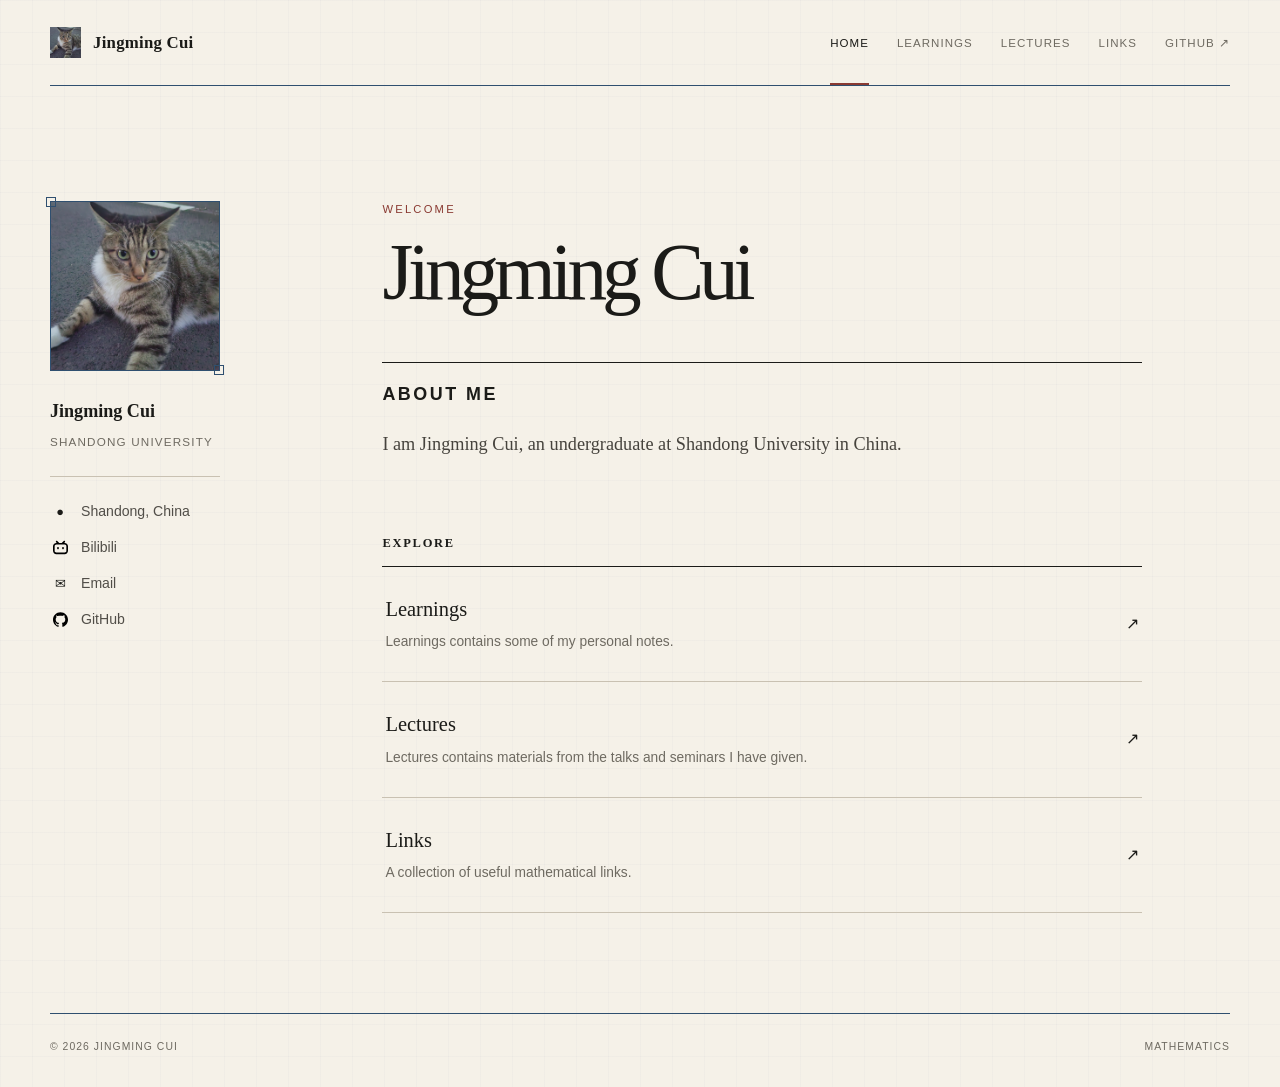
<file: index.html>
<!DOCTYPE html><html lang="en"><head><meta charSet="utf-8"/><meta name="viewport" content="width=device-width, initial-scale=1"/><link rel="preload" href="/profile-cat.jpg" as="image"/><link rel="preload" href="/bilibili.svg" as="image"/><link rel="preload" href="/github.svg" as="image"/><link rel="stylesheet" href="/assets/site.css" data-rsc-css-href="/assets/site.css" data-precedence="vite-rsc/importer-resources"/><title>Jingming Cui</title><meta name="description" content="The personal mathematics homepage of Jingming Cui."/><meta property="og:title" content="Jingming Cui"/><meta property="og:description" content="Mathematics · Notes · Lectures"/><meta property="og:url" content="https://mercuria-06.github.io"/><meta property="og:site_name" content="Jingming Cui"/><meta property="og:type" content="website"/><meta property="og:image" content="https://mercuria-06.github.io/og.png"/><meta property="og:image:width" content="1792"/><meta property="og:image:height" content="936"/><meta property="og:image:alt" content="Jingming Cui — Mathematics"/><meta name="twitter:card" content="summary_large_image"/><meta name="twitter:title" content="Jingming Cui"/><meta name="twitter:description" content="Mathematics · Notes · Lectures"/><meta name="twitter:image" content="https://mercuria-06.github.io/og.png"/>
<meta name="generator" content="Jingming Cui static site"></head><body><div class="site-frame"><header class="topbar"><a class="wordmark" href="/" aria-label="Jingming Cui, home"><span class="wordmark-mark" aria-hidden="true"><img src="/profile-cat.jpg" alt=""/></span><span>Jingming Cui</span></a><nav aria-label="Primary navigation"><a href="/" aria-current="page">Home</a><a href="/learnings/">Learnings</a><a href="/lectures/">Lectures</a><a href="/links/">Links</a><a href="https://github.com/Mercuria-06" target="_blank" rel="noreferrer">GitHub <span aria-hidden="true">↗</span></a></nav></header><div class="page-grid"><aside class="profile-panel" aria-label="Profile summary"><div class="profile-photo"><img src="/profile-cat.jpg" alt="A tabby cat resting on a blanket"/></div><div class="profile-copy"><p class="profile-name">Jingming Cui</p><p class="profile-field">Shandong University</p></div><div class="profile-rule"></div><div class="profile-details"><p class="profile-detail"><span class="profile-icon" aria-hidden="true">●</span><span>Shandong, China</span></p><a class="profile-detail" href="https://space.bilibili.com/3493278221601195?spm_id_from=333.1007.0.0" target="_blank" rel="noreferrer"><span class="profile-icon" aria-hidden="true"><img class="profile-brand-icon" src="/bilibili.svg" alt=""/></span><span>Bilibili</span></a><a class="profile-detail" href="mailto:jingmingcui@mail.sdu.edu.cn"><span class="profile-icon" aria-hidden="true">✉</span><span>Email</span></a><a class="profile-detail" href="https://github.com/Mercuria-06" target="_blank" rel="noreferrer"><span class="profile-icon" aria-hidden="true"><img class="profile-brand-icon" src="/github.svg" alt=""/></span><span>GitHub</span></a></div></aside><main><div class="page-kicker">Welcome</div><h1>Jingming Cui</h1><section class="about-intro" aria-labelledby="about-me-heading"><h2 id="about-me-heading">About Me</h2><p>I am Jingming Cui, an undergraduate at Shandong University in China.</p></section><section class="section-block" aria-labelledby="explore-heading"><div class="section-heading-row"><h2 id="explore-heading">Explore</h2></div><div class="index-list"><a class="index-item" href="/learnings/"><div><h3>Learnings</h3><p>Learnings contains some of my personal notes.</p></div><span aria-hidden="true">↗</span></a><a class="index-item" href="/lectures/"><div><h3>Lectures</h3><p>Lectures contains materials from the talks and seminars I have given.</p></div><span aria-hidden="true">↗</span></a><a class="index-item" href="/links/"><div><h3>Links</h3><p>A collection of useful mathematical links.</p></div><span aria-hidden="true">↗</span></a></div></section></main></div><footer><span>© 2026 Jingming Cui</span><span>Mathematics</span></footer></div></body></html>
</file>
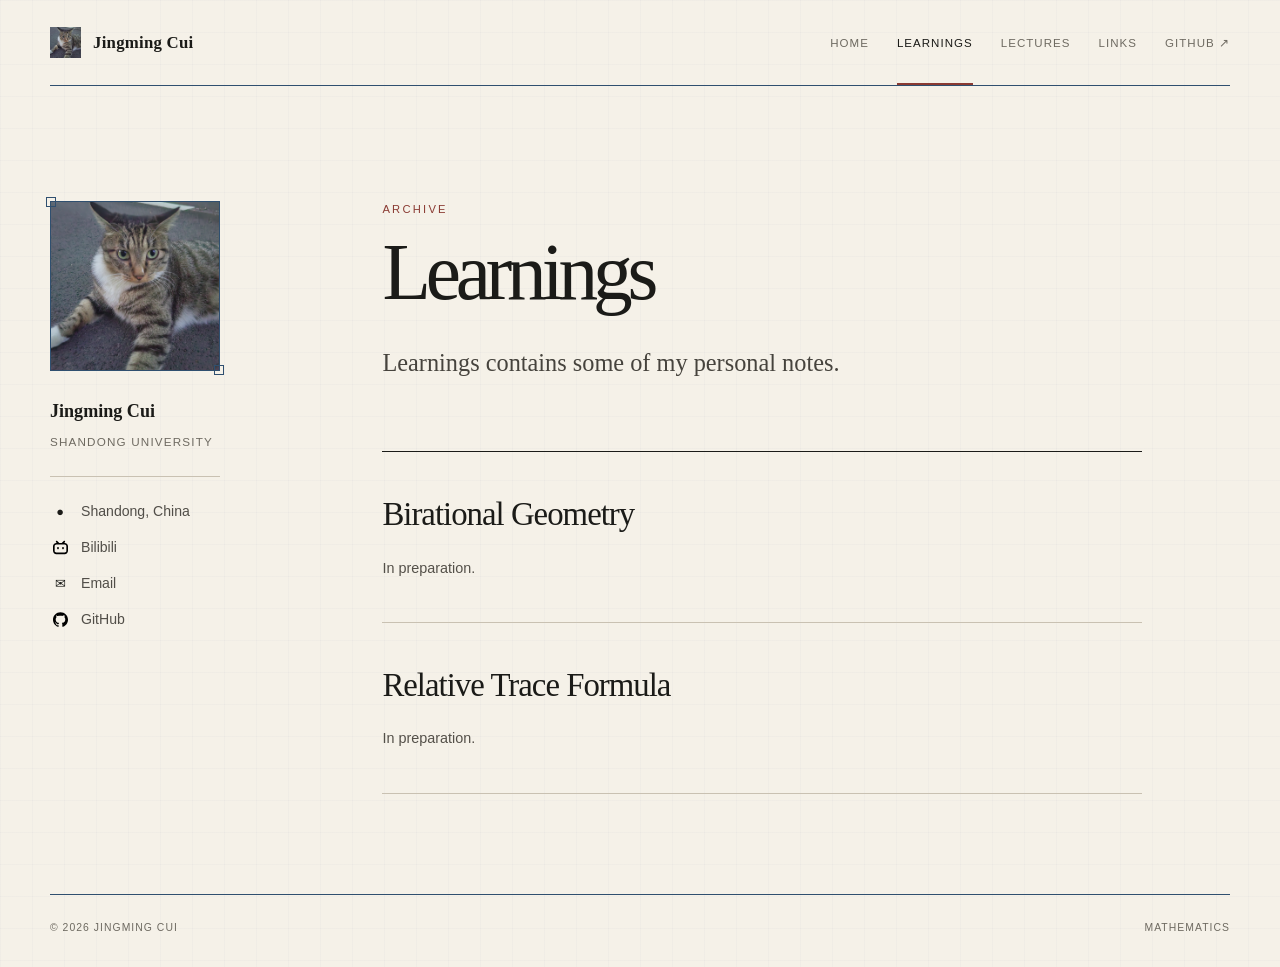
<file: learnings/index.html>
<!DOCTYPE html><html lang="en"><head><meta charSet="utf-8"/><meta name="viewport" content="width=device-width, initial-scale=1"/><link rel="preload" href="/profile-cat.jpg" as="image"/><link rel="preload" href="/bilibili.svg" as="image"/><link rel="preload" href="/github.svg" as="image"/><link rel="stylesheet" href="/assets/site.css" data-rsc-css-href="/assets/site.css" data-precedence="vite-rsc/importer-resources"/><title>Learnings · Jingming Cui</title><meta name="description" content="Mathematical notes and working manuscripts by Jingming Cui."/><meta property="og:title" content="Jingming Cui"/><meta property="og:description" content="Mathematics · Notes · Lectures"/><meta property="og:url" content="https://mercuria-06.github.io"/><meta property="og:site_name" content="Jingming Cui"/><meta property="og:type" content="website"/><meta property="og:image" content="https://mercuria-06.github.io/og.png"/><meta property="og:image:width" content="1792"/><meta property="og:image:height" content="936"/><meta property="og:image:alt" content="Jingming Cui — Mathematics"/><meta name="twitter:card" content="summary_large_image"/><meta name="twitter:title" content="Jingming Cui"/><meta name="twitter:description" content="Mathematics · Notes · Lectures"/><meta name="twitter:image" content="https://mercuria-06.github.io/og.png"/>
<meta name="generator" content="Jingming Cui static site"></head><body><div class="site-frame"><header class="topbar"><a class="wordmark" href="/" aria-label="Jingming Cui, home"><span class="wordmark-mark" aria-hidden="true"><img src="/profile-cat.jpg" alt=""/></span><span>Jingming Cui</span></a><nav aria-label="Primary navigation"><a href="/">Home</a><a href="/learnings/" aria-current="page">Learnings</a><a href="/lectures/">Lectures</a><a href="/links/">Links</a><a href="https://github.com/Mercuria-06" target="_blank" rel="noreferrer">GitHub <span aria-hidden="true">↗</span></a></nav></header><div class="page-grid"><aside class="profile-panel" aria-label="Profile summary"><div class="profile-photo"><img src="/profile-cat.jpg" alt="A tabby cat resting on a blanket"/></div><div class="profile-copy"><p class="profile-name">Jingming Cui</p><p class="profile-field">Shandong University</p></div><div class="profile-rule"></div><div class="profile-details"><p class="profile-detail"><span class="profile-icon" aria-hidden="true">●</span><span>Shandong, China</span></p><a class="profile-detail" href="https://space.bilibili.com/3493278221601195?spm_id_from=333.1007.0.0" target="_blank" rel="noreferrer"><span class="profile-icon" aria-hidden="true"><img class="profile-brand-icon" src="/bilibili.svg" alt=""/></span><span>Bilibili</span></a><a class="profile-detail" href="mailto:jingmingcui@mail.sdu.edu.cn"><span class="profile-icon" aria-hidden="true">✉</span><span>Email</span></a><a class="profile-detail" href="https://github.com/Mercuria-06" target="_blank" rel="noreferrer"><span class="profile-icon" aria-hidden="true"><img class="profile-brand-icon" src="/github.svg" alt=""/></span><span>GitHub</span></a></div></aside><main><div class="page-kicker">Archive</div><h1>Learnings</h1><p class="lede">Learnings contains some of my personal notes.</p><section class="notes-list" aria-label="Mathematics notes"><article class="note-entry"><div class="note-content"><h2>Birational Geometry</h2><p>In preparation.</p></div></article><article class="note-entry"><div class="note-content"><h2>Relative Trace Formula</h2><p>In preparation.</p></div></article></section></main></div><footer><span>© 2026 Jingming Cui</span><span>Mathematics</span></footer></div></body></html>
</file>
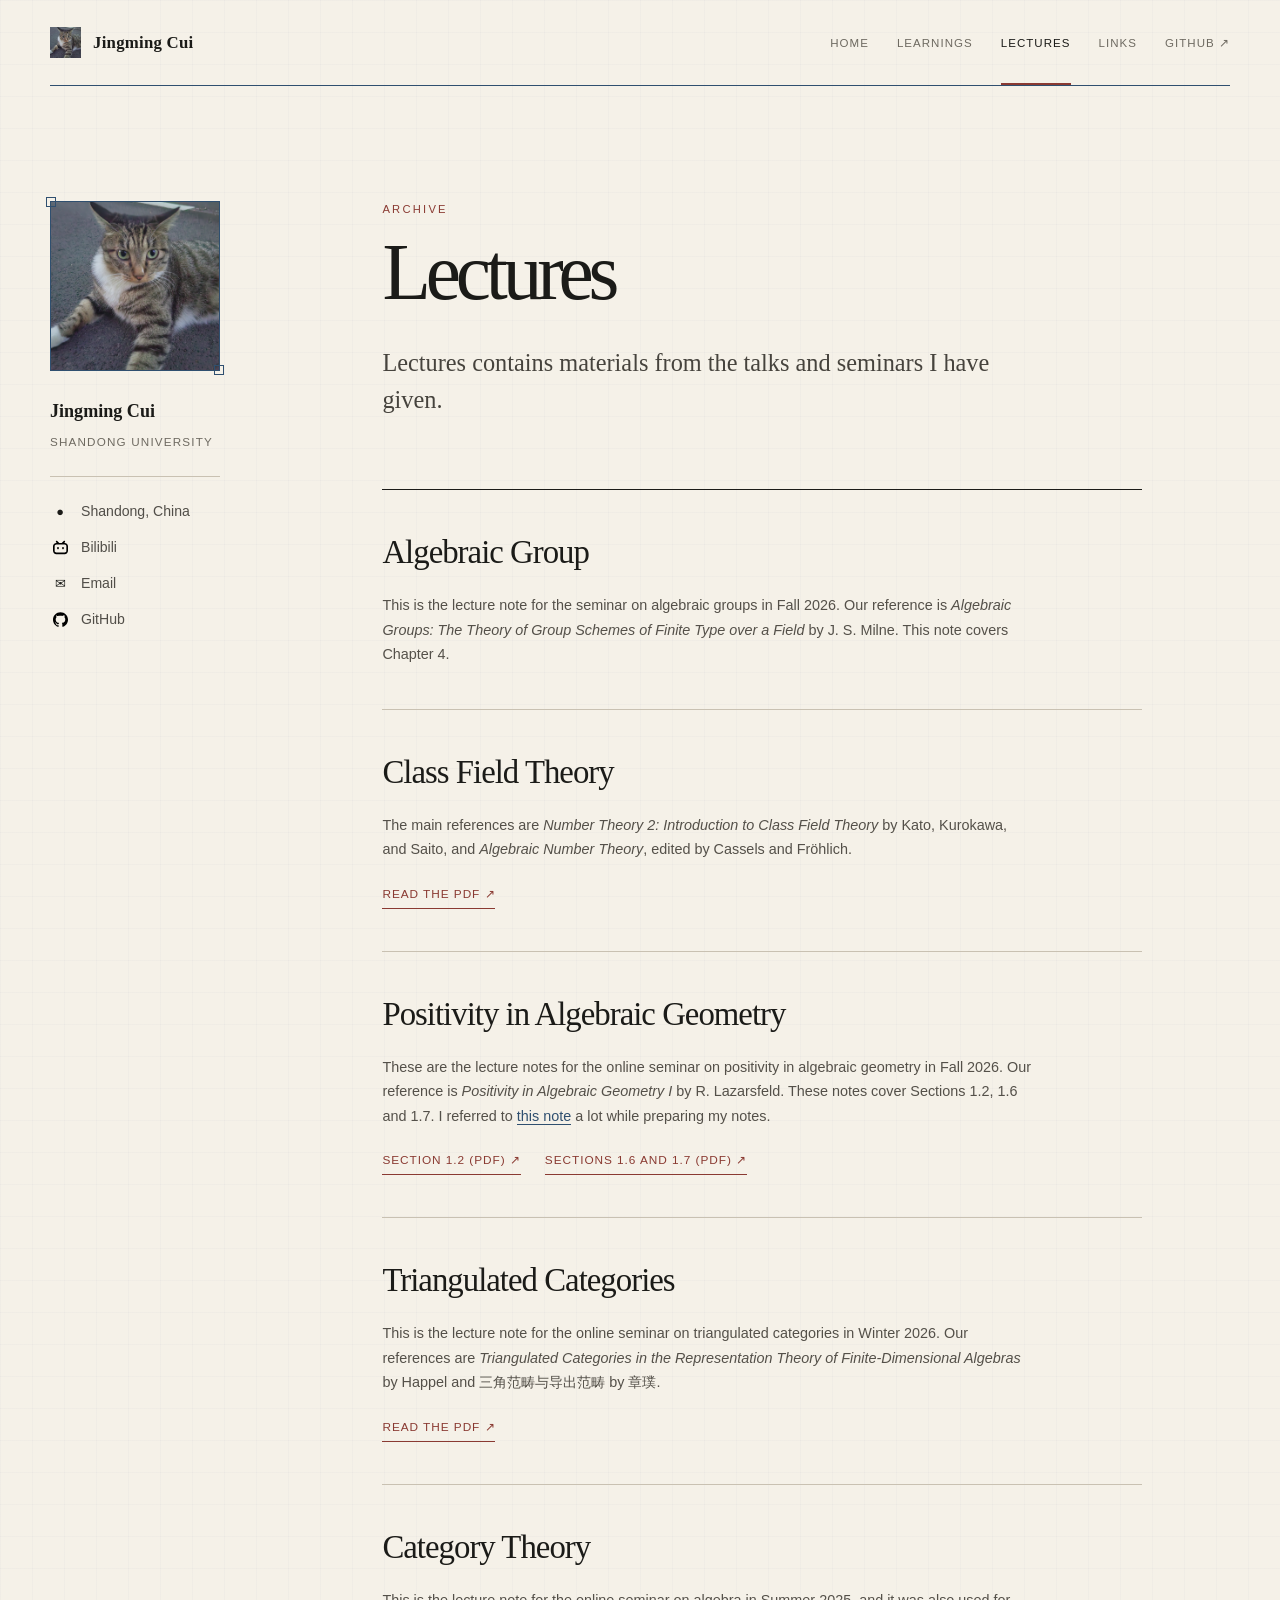
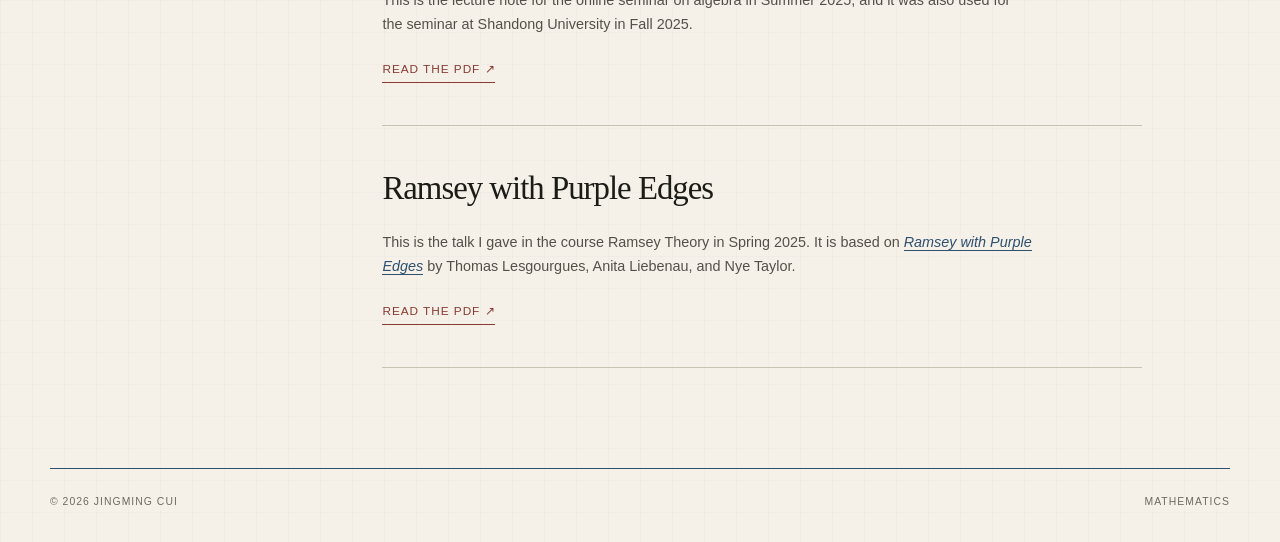
<file: lectures/index.html>
<!DOCTYPE html><html lang="en"><head><meta charSet="utf-8"/><meta name="viewport" content="width=device-width, initial-scale=1"/><link rel="preload" href="/profile-cat.jpg" as="image"/><link rel="preload" href="/bilibili.svg" as="image"/><link rel="preload" href="/github.svg" as="image"/><link rel="stylesheet" href="/assets/site.css" data-rsc-css-href="/assets/site.css" data-precedence="vite-rsc/importer-resources"/><title>Lectures · Jingming Cui</title><meta name="description" content="Lectures, talks, and seminar materials by Jingming Cui."/><meta property="og:title" content="Jingming Cui"/><meta property="og:description" content="Mathematics · Notes · Lectures"/><meta property="og:url" content="https://mercuria-06.github.io"/><meta property="og:site_name" content="Jingming Cui"/><meta property="og:type" content="website"/><meta property="og:image" content="https://mercuria-06.github.io/og.png"/><meta property="og:image:width" content="1792"/><meta property="og:image:height" content="936"/><meta property="og:image:alt" content="Jingming Cui — Mathematics"/><meta name="twitter:card" content="summary_large_image"/><meta name="twitter:title" content="Jingming Cui"/><meta name="twitter:description" content="Mathematics · Notes · Lectures"/><meta name="twitter:image" content="https://mercuria-06.github.io/og.png"/>
<meta name="generator" content="Jingming Cui static site"></head><body><div class="site-frame"><header class="topbar"><a class="wordmark" href="/" aria-label="Jingming Cui, home"><span class="wordmark-mark" aria-hidden="true"><img src="/profile-cat.jpg" alt=""/></span><span>Jingming Cui</span></a><nav aria-label="Primary navigation"><a href="/">Home</a><a href="/learnings/">Learnings</a><a href="/lectures/" aria-current="page">Lectures</a><a href="/links/">Links</a><a href="https://github.com/Mercuria-06" target="_blank" rel="noreferrer">GitHub <span aria-hidden="true">↗</span></a></nav></header><div class="page-grid"><aside class="profile-panel" aria-label="Profile summary"><div class="profile-photo"><img src="/profile-cat.jpg" alt="A tabby cat resting on a blanket"/></div><div class="profile-copy"><p class="profile-name">Jingming Cui</p><p class="profile-field">Shandong University</p></div><div class="profile-rule"></div><div class="profile-details"><p class="profile-detail"><span class="profile-icon" aria-hidden="true">●</span><span>Shandong, China</span></p><a class="profile-detail" href="https://space.bilibili.com/3493278221601195?spm_id_from=333.1007.0.0" target="_blank" rel="noreferrer"><span class="profile-icon" aria-hidden="true"><img class="profile-brand-icon" src="/bilibili.svg" alt=""/></span><span>Bilibili</span></a><a class="profile-detail" href="mailto:jingmingcui@mail.sdu.edu.cn"><span class="profile-icon" aria-hidden="true">✉</span><span>Email</span></a><a class="profile-detail" href="https://github.com/Mercuria-06" target="_blank" rel="noreferrer"><span class="profile-icon" aria-hidden="true"><img class="profile-brand-icon" src="/github.svg" alt=""/></span><span>GitHub</span></a></div></aside><main><div class="page-kicker">Archive</div><h1>Lectures</h1><p class="lede">Lectures contains materials from the talks and seminars I have given.</p><section class="notes-list" aria-label="Lecture notes"><article class="note-entry"><div class="note-content"><h2>Algebraic Group</h2><p>This is the lecture note for the seminar on algebraic groups in Fall 2026. Our reference is <em>Algebraic Groups: The Theory of Group Schemes of Finite Type over a Field</em> by J. S. Milne. This note covers Chapter 4.</p></div></article><article class="note-entry"><div class="note-content"><h2>Class Field Theory</h2><p>The main references are <em>Number Theory 2: Introduction to Class Field Theory</em> by Kato, Kurokawa, and Saito, and <em>Algebraic Number Theory</em>, edited by Cassels and Fröhlich.</p><a class="document-link" href="/lectures/Class Field Theory.pdf" target="_blank">Read the PDF <span aria-hidden="true">↗</span></a></div></article><article class="note-entry"><div class="note-content"><h2>Positivity in Algebraic Geometry</h2><p>These are the lecture notes for the online seminar on positivity in algebraic geometry in Fall 2026. Our reference is <em>Positivity in Algebraic Geometry I</em> by R. Lazarsfeld. These notes cover Sections 1.2, 1.6 and 1.7. I referred to <a href="https://friedrichsan.github.io/notes/birational-geometry.pdf" target="_blank" rel="noreferrer">this note</a> a lot while preparing my notes.</p><div class="document-links"><a class="document-link" href="/lectures/Positivity in Algebraic Geometry (Section 1.2).pdf" target="_blank" rel="noreferrer">Section 1.2 (PDF)<!-- --> <span aria-hidden="true">↗</span></a><a class="document-link" href="/lectures/Positivity in Algebraic Geometry (Sections 1.6 and 1.7).pdf" target="_blank" rel="noreferrer">Sections 1.6 and 1.7 (PDF)<!-- --> <span aria-hidden="true">↗</span></a></div></div></article><article class="note-entry"><div class="note-content"><h2>Triangulated Categories</h2><p>This is the lecture note for the online seminar on triangulated categories in Winter 2026. Our references are <em>Triangulated Categories in the Representation Theory of Finite-Dimensional Algebras</em> by Happel and <cite class="chinese-book-title">三角范畴与导出范畴</cite> by 章璞.</p><a class="document-link" href="/lectures/Triangulated Categories.pdf" target="_blank">Read the PDF <span aria-hidden="true">↗</span></a></div></article><article class="note-entry"><div class="note-content"><h2>Category Theory</h2><p>This is the lecture note for the online seminar on algebra in Summer 2025, and it was also used for the seminar at Shandong University in Fall 2025.</p><a class="document-link" href="/lectures/Category Theory.pdf" target="_blank">Read the PDF <span aria-hidden="true">↗</span></a></div></article><article class="note-entry"><div class="note-content"><h2>Ramsey with Purple Edges</h2><p>This is the talk I gave in the course Ramsey Theory in Spring 2025. It is based on <a href="https://arxiv.org/abs/2505.01034" target="_blank" rel="noreferrer"><em>Ramsey with Purple Edges</em></a> by Thomas Lesgourgues, Anita Liebenau, and Nye Taylor.</p><a class="document-link" href="/lectures/Ramsey with Purple Edges.pdf" target="_blank">Read the PDF <span aria-hidden="true">↗</span></a></div></article></section></main></div><footer><span>© 2026 Jingming Cui</span><span>Mathematics</span></footer></div></body></html>
</file>
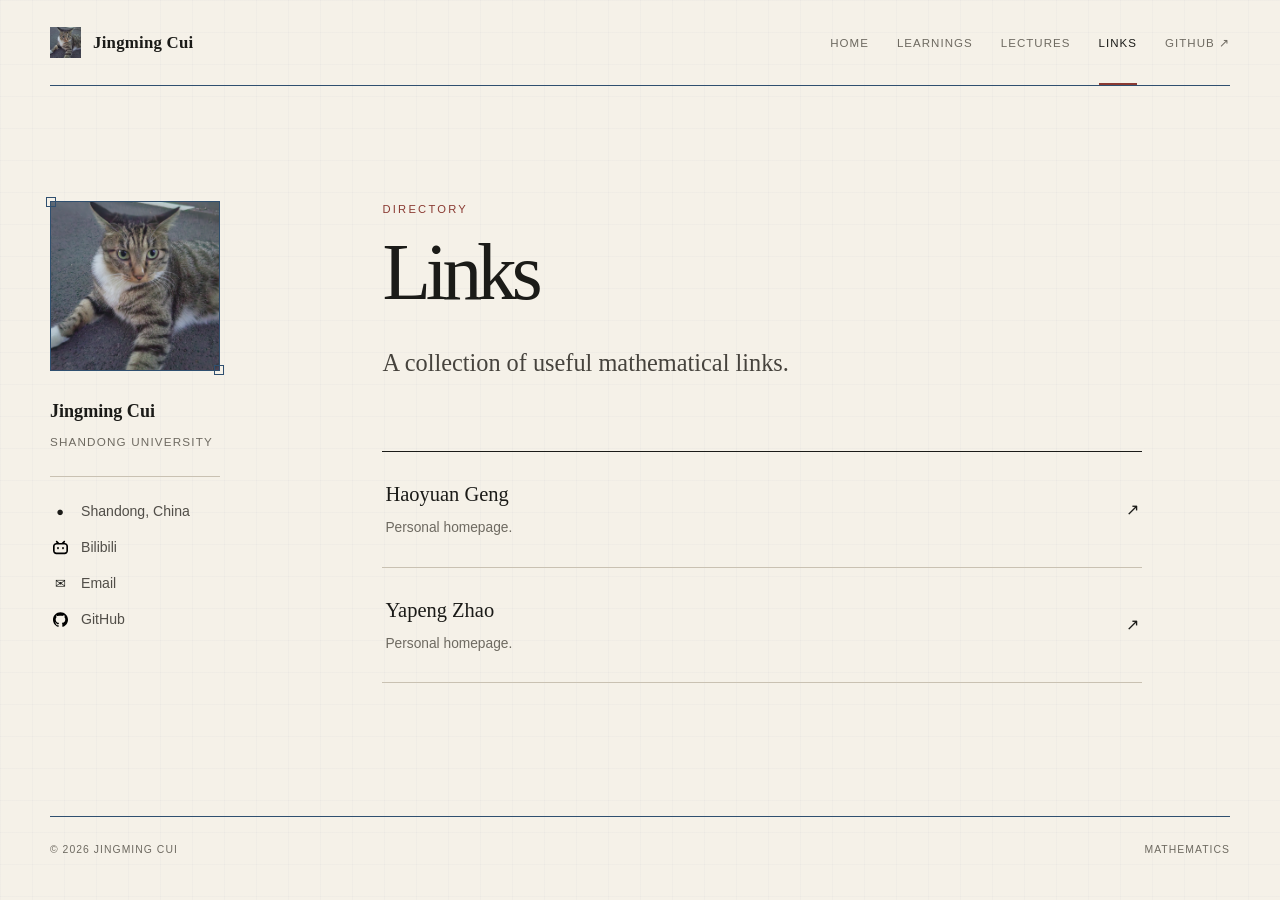
<file: links/index.html>
<!DOCTYPE html><html lang="en"><head><meta charSet="utf-8"/><meta name="viewport" content="width=device-width, initial-scale=1"/><link rel="preload" href="/profile-cat.jpg" as="image"/><link rel="preload" href="/bilibili.svg" as="image"/><link rel="preload" href="/github.svg" as="image"/><link rel="stylesheet" href="/assets/site.css" data-rsc-css-href="/assets/site.css" data-precedence="vite-rsc/importer-resources"/><title>Links · Jingming Cui</title><meta name="description" content="A collection of links selected by Jingming Cui."/><meta property="og:title" content="Jingming Cui"/><meta property="og:description" content="Mathematics · Notes · Lectures"/><meta property="og:url" content="https://mercuria-06.github.io"/><meta property="og:site_name" content="Jingming Cui"/><meta property="og:type" content="website"/><meta property="og:image" content="https://mercuria-06.github.io/og.png"/><meta property="og:image:width" content="1792"/><meta property="og:image:height" content="936"/><meta property="og:image:alt" content="Jingming Cui — Mathematics"/><meta name="twitter:card" content="summary_large_image"/><meta name="twitter:title" content="Jingming Cui"/><meta name="twitter:description" content="Mathematics · Notes · Lectures"/><meta name="twitter:image" content="https://mercuria-06.github.io/og.png"/>
<meta name="generator" content="Jingming Cui static site"></head><body><div class="site-frame"><header class="topbar"><a class="wordmark" href="/" aria-label="Jingming Cui, home"><span class="wordmark-mark" aria-hidden="true"><img src="/profile-cat.jpg" alt=""/></span><span>Jingming Cui</span></a><nav aria-label="Primary navigation"><a href="/">Home</a><a href="/learnings/">Learnings</a><a href="/lectures/">Lectures</a><a href="/links/" aria-current="page">Links</a><a href="https://github.com/Mercuria-06" target="_blank" rel="noreferrer">GitHub <span aria-hidden="true">↗</span></a></nav></header><div class="page-grid"><aside class="profile-panel" aria-label="Profile summary"><div class="profile-photo"><img src="/profile-cat.jpg" alt="A tabby cat resting on a blanket"/></div><div class="profile-copy"><p class="profile-name">Jingming Cui</p><p class="profile-field">Shandong University</p></div><div class="profile-rule"></div><div class="profile-details"><p class="profile-detail"><span class="profile-icon" aria-hidden="true">●</span><span>Shandong, China</span></p><a class="profile-detail" href="https://space.bilibili.com/3493278221601195?spm_id_from=333.1007.0.0" target="_blank" rel="noreferrer"><span class="profile-icon" aria-hidden="true"><img class="profile-brand-icon" src="/bilibili.svg" alt=""/></span><span>Bilibili</span></a><a class="profile-detail" href="mailto:jingmingcui@mail.sdu.edu.cn"><span class="profile-icon" aria-hidden="true">✉</span><span>Email</span></a><a class="profile-detail" href="https://github.com/Mercuria-06" target="_blank" rel="noreferrer"><span class="profile-icon" aria-hidden="true"><img class="profile-brand-icon" src="/github.svg" alt=""/></span><span>GitHub</span></a></div></aside><main><div class="page-kicker">Directory</div><h1>Links</h1><p class="lede">A collection of useful mathematical links.</p><section class="index-list links-directory" aria-label="External links"><a class="index-item" href="https://nicolaskeng.github.io/" target="_blank" rel="noreferrer"><div><h3>Haoyuan Geng</h3><p>Personal homepage.</p></div><span aria-hidden="true">↗</span></a><a class="index-item" href="https://yapengzhao-math.github.io/" target="_blank" rel="noreferrer"><div><h3>Yapeng Zhao</h3><p>Personal homepage.</p></div><span aria-hidden="true">↗</span></a></section></main></div><footer><span>© 2026 Jingming Cui</span><span>Mathematics</span></footer></div></body></html>
</file>
<file: assets/site.css>
/*! tailwindcss v4.2.1 | MIT License | https://tailwindcss.com */
@layer theme{:root,:host{--font-sans:ui-sans-serif, system-ui, sans-serif, "Apple Color Emoji", "Segoe UI Emoji", "Segoe UI Symbol", "Noto Color Emoji";--font-mono:ui-monospace, SFMono-Regular, Menlo, Monaco, Consolas, "Liberation Mono", "Courier New", monospace;--spacing:.25rem;--default-font-family:var(--font-sans);--default-mono-font-family:var(--font-mono)}}@layer base{*,:after,:before{box-sizing:border-box;border:0 solid;margin:0;padding:0}::backdrop{box-sizing:border-box;border:0 solid;margin:0;padding:0}::file-selector-button{box-sizing:border-box;border:0 solid;margin:0;padding:0}html,:host{-webkit-text-size-adjust:100%;tab-size:4;line-height:1.5;font-family:var(--default-font-family,ui-sans-serif, system-ui, sans-serif, "Apple Color Emoji", "Segoe UI Emoji", "Segoe UI Symbol", "Noto Color Emoji");font-feature-settings:var(--default-font-feature-settings,normal);font-variation-settings:var(--default-font-variation-settings,normal);-webkit-tap-highlight-color:transparent}hr{height:0;color:inherit;border-top-width:1px}abbr:where([title]){-webkit-text-decoration:underline dotted;text-decoration:underline dotted}h1,h2,h3,h4,h5,h6{font-size:inherit;font-weight:inherit}a{color:inherit;-webkit-text-decoration:inherit;-webkit-text-decoration:inherit;-webkit-text-decoration:inherit;-webkit-text-decoration:inherit;text-decoration:inherit}b,strong{font-weight:bolder}code,kbd,samp,pre{font-family:var(--default-mono-font-family,ui-monospace, SFMono-Regular, Menlo, Monaco, Consolas, "Liberation Mono", "Courier New", monospace);font-feature-settings:var(--default-mono-font-feature-settings,normal);font-variation-settings:var(--default-mono-font-variation-settings,normal);font-size:1em}small{font-size:80%}sub,sup{vertical-align:baseline;font-size:75%;line-height:0;position:relative}sub{bottom:-.25em}sup{top:-.5em}table{text-indent:0;border-color:inherit;border-collapse:collapse}:-moz-focusring{outline:auto}progress{vertical-align:baseline}summary{display:list-item}ol,ul,menu{list-style:none}img,svg,video,canvas,audio,iframe,embed,object{vertical-align:middle;display:block}img,video{max-width:100%;height:auto}button,input,select,optgroup,textarea{font:inherit;font-feature-settings:inherit;font-variation-settings:inherit;letter-spacing:inherit;color:inherit;opacity:1;background-color:#0000;border-radius:0}::file-selector-button{font:inherit;font-feature-settings:inherit;font-variation-settings:inherit;letter-spacing:inherit;color:inherit;opacity:1;background-color:#0000;border-radius:0}:where(select:is([multiple],[size])) optgroup{font-weight:bolder}:where(select:is([multiple],[size])) optgroup option{padding-inline-start:20px}::file-selector-button{margin-inline-end:4px}::placeholder{opacity:1}@supports (not ((-webkit-appearance:-apple-pay-button))) or (contain-intrinsic-size:1px){::placeholder{color:currentColor}@supports (color:color-mix(in lab, red, red)){::placeholder{color:color-mix(in oklab, currentcolor 50%, transparent)}}}textarea{resize:vertical}::-webkit-search-decoration{-webkit-appearance:none}::-webkit-date-and-time-value{min-height:1lh;text-align:inherit}::-webkit-datetime-edit{display:inline-flex}::-webkit-datetime-edit-fields-wrapper{padding:0}::-webkit-datetime-edit{padding-block:0}::-webkit-datetime-edit-year-field{padding-block:0}::-webkit-datetime-edit-month-field{padding-block:0}::-webkit-datetime-edit-day-field{padding-block:0}::-webkit-datetime-edit-hour-field{padding-block:0}::-webkit-datetime-edit-minute-field{padding-block:0}::-webkit-datetime-edit-second-field{padding-block:0}::-webkit-datetime-edit-millisecond-field{padding-block:0}::-webkit-datetime-edit-meridiem-field{padding-block:0}::-webkit-calendar-picker-indicator{line-height:1}:-moz-ui-invalid{box-shadow:none}button,input:where([type=button],[type=reset],[type=submit]){-webkit-appearance:button;appearance:button}::file-selector-button{-webkit-appearance:button;appearance:button}::-webkit-inner-spin-button{height:auto}::-webkit-outer-spin-button{height:auto}[hidden]:where(:not([hidden=until-found])){display:none!important}}@layer components;@layer utilities{.relative{position:relative}.start{inset-inline-start:var(--spacing)}.table{display:table}}:root{--paper:#f5f1e8;--paper-deep:#ebe5d9;--ink:#1b1b18;--muted:#6e6a61;--rule:#c9c1b2;--blue:#2f4f6f;--blue-soft:#dce3e8;--red:#8a3a32}*{box-sizing:border-box}html{scroll-behavior:smooth;background:var(--paper)}body{background:linear-gradient(#2f4f6f06 1px, transparent 1px), linear-gradient(90deg, #2f4f6f06 1px, transparent 1px), var(--paper);color:var(--ink);background-size:32px 32px;min-height:100vh;margin:0;font-family:Georgia,Times New Roman,serif}a{color:inherit;text-decoration:none}::selection{background:var(--blue);color:var(--paper)}.site-frame{width:min(1180px,100% - 48px);margin:0 auto}.topbar{border-bottom:1px solid var(--blue);justify-content:space-between;align-items:center;min-height:86px;display:flex}.wordmark{letter-spacing:.015em;align-items:center;gap:12px;font-size:1.05rem;font-weight:600;display:inline-flex}.wordmark-mark{color:var(--blue);letter-spacing:.12em;border:0;justify-content:center;align-items:center;width:31px;height:31px;font-size:.68rem;line-height:0;display:inline-flex;overflow:hidden}.wordmark-mark img{object-fit:cover;object-position:50% 38%;width:100%;height:100%;display:block}nav{letter-spacing:.09em;text-transform:uppercase;align-items:center;gap:28px;font-family:Arial,Helvetica,sans-serif;font-size:.72rem;display:flex}nav a{color:var(--muted);padding:34px 0 31px;transition:color .18s;position:relative}nav a:after{background:var(--red);content:"";transform-origin:0;width:100%;height:2px;transition:transform .18s;position:absolute;bottom:-1px;left:0;transform:scaleX(0)}:is(nav a:hover,nav a:focus-visible,nav a[aria-current=page]){color:var(--ink)}nav a:hover:after,nav a[aria-current=page]:after{transform:scaleX(1)}nav a:focus-visible:after{transform:scaleX(1)}.page-grid{grid-template-columns:230px minmax(0,1fr);gap:clamp(52px,8vw,118px);min-height:calc(100vh - 170px);padding:clamp(68px,9vw,126px) 0 100px;display:grid}.profile-panel{align-self:start;position:sticky;top:48px}.monogram{aspect-ratio:1;border:1px solid var(--blue);color:var(--blue);letter-spacing:-.06em;grid-template-columns:1fr 1px 1fr;place-items:center;max-width:170px;padding:16px;font-size:clamp(2.4rem,5vw,4rem);display:grid;position:relative}.monogram:before,.monogram:after{border:1px solid var(--blue);content:"";width:10px;height:10px;position:absolute}.monogram:before{top:-5px;left:-5px}.monogram:after{bottom:-5px;right:-5px}.monogram i{background:var(--rule);height:65%}.profile-photo{aspect-ratio:1;border:1px solid var(--blue);max-width:170px;position:relative}.profile-photo:before,.profile-photo:after{border:1px solid var(--blue);content:"";z-index:1;width:10px;height:10px;position:absolute}.profile-photo:before{top:-5px;left:-5px}.profile-photo:after{bottom:-5px;right:-5px}.profile-photo img{object-fit:cover;object-position:50% 38%;width:100%;height:100%;display:block}.profile-copy{margin-top:27px}.profile-name{margin:0 0 8px;font-size:1.13rem;font-weight:600}.profile-field,.profile-link{color:var(--muted);letter-spacing:.1em;text-transform:uppercase;font-family:Arial,Helvetica,sans-serif;font-size:.73rem}.profile-field{margin:0}.profile-rule{background:var(--rule);max-width:170px;height:1px;margin:25px 0}.profile-link{transition:color .18s}:is(.profile-link:hover,.profile-link:focus-visible){color:var(--red)}.profile-details{gap:17px;display:grid}.profile-detail{color:#514e48;grid-template-columns:20px minmax(0,1fr);align-items:center;gap:11px;font-family:Arial,Helvetica,sans-serif;font-size:.88rem;line-height:1.35;display:grid}a.profile-detail{transition:color .18s}:is(a.profile-detail:hover,a.profile-detail:focus-visible){color:var(--red)}.profile-icon{color:var(--ink);text-align:center;place-items:center;font-size:.8rem;display:grid}.profile-brand-icon{width:15px;height:15px;display:block}main{max-width:760px}.page-kicker{color:var(--red);letter-spacing:.2em;text-transform:uppercase;margin-bottom:20px;font-family:Arial,Helvetica,sans-serif;font-size:.7rem}h1{letter-spacing:-.065em;margin:0;font-size:clamp(2.8rem,6.2vw,5.2rem);font-weight:400;line-height:.88}.lede{color:#46433d;max-width:660px;margin:36px 0 0;font-size:clamp(1.18rem,2.2vw,1.52rem);line-height:1.55}.about-intro{border-top:1px solid var(--ink);margin-top:54px;padding-top:18px}.about-intro h2{letter-spacing:.14em;text-transform:uppercase;margin:0 0 22px;font-family:Arial,Helvetica,sans-serif;font-size:clamp(.95rem,1.6vw,1.12rem);font-weight:600}.about-intro p{color:#46433d;max-width:660px;margin:0;font-size:clamp(1rem,1.6vw,1.14rem);line-height:1.55}.chinese-book-title{font-family:KaiTi,STKaiti,楷体,serif;font-style:normal}.ornament{color:var(--blue);grid-template-columns:auto 1fr auto 1fr auto;align-items:center;margin:64px 0;font-size:.85rem;display:grid}.ornament:before,.ornament:after{background:var(--rule);content:"";height:1px;margin:0 15px}.section-block{margin-top:76px}.section-heading-row{border-bottom:1px solid var(--ink);justify-content:space-between;align-items:baseline;padding-bottom:13px;display:flex}.section-heading-row h2{letter-spacing:.14em;text-transform:uppercase;margin:0;font-size:.78rem;font-weight:600}.section-number{color:var(--muted);font-family:Arial,Helvetica,sans-serif;font-size:.68rem}.index-list{border-bottom:1px solid var(--rule)}.links-directory{border-top:1px solid var(--ink);margin-top:70px}.index-item{border-bottom:1px solid var(--rule);justify-content:space-between;align-items:center;gap:28px;padding:27px 3px;transition:color .18s,padding .18s;display:flex}.index-item:last-child{border-bottom:0}:is(.index-item:hover,.index-item:focus-visible){color:var(--red);padding-left:10px}.index-item h3{margin:0 0 7px;font-size:1.28rem;font-weight:400}.index-item p,.quiet-note p{color:var(--muted);margin:0;font-family:Arial,Helvetica,sans-serif;font-size:.86rem;line-height:1.65}.quiet-note p{max-width:620px;margin-top:24px}.notes-list{border-top:1px solid var(--ink);margin-top:70px}.note-entry{border-bottom:1px solid var(--rule);padding:38px 0 42px}.note-content h2{letter-spacing:-.03em;margin:0 0 16px;font-size:clamp(1.45rem,3vw,2.05rem);font-weight:400}.note-content>p,.empty-state p{color:#545049;max-width:650px;margin:0;font-family:Arial,Helvetica,sans-serif;font-size:.9rem;line-height:1.7}.note-content>p a{color:var(--blue);border-bottom:1px solid}:is(.note-content>p a:hover,.note-content>p a:focus-visible){color:var(--red)}.document-links{flex-wrap:wrap;column-gap:1.5rem;display:flex}.document-link{border-bottom:1px solid var(--red);color:var(--red);letter-spacing:.08em;text-transform:uppercase;margin-top:24px;padding-bottom:4px;font-family:Arial,Helvetica,sans-serif;font-size:.74rem;display:inline-block}.empty-state{border-bottom:1px solid var(--rule);border-top:1px solid var(--ink);grid-template-columns:70px minmax(0,1fr);gap:42px;margin-top:70px;padding:44px 0 52px;display:grid}.empty-number{color:var(--red);font-size:2rem}.empty-state h2{margin:-5px 0 16px;font-size:2.05rem;font-weight:400}footer{border-top:1px solid var(--blue);color:var(--muted);letter-spacing:.1em;text-transform:uppercase;justify-content:space-between;padding:25px 0 32px;font-family:Arial,Helvetica,sans-serif;font-size:.65rem;display:flex}@media (max-width:760px){.site-frame{width:min(100% - 30px,620px)}.topbar{flex-direction:column;align-items:flex-start;gap:20px;padding:22px 0 0}nav{gap:17px;width:100%;overflow-x:auto}nav a{flex:none;padding:9px 0 17px}.page-grid{padding:52px 0 72px;display:block}.profile-panel{grid-template-columns:78px 1fr;align-items:center;gap:0 20px;margin-bottom:68px;display:grid;position:static}.monogram,.profile-photo{grid-row:1/3;max-width:78px;padding:9px;font-size:1.65rem}.profile-photo{padding:0}.profile-copy{margin:0}.profile-rule{display:none}.profile-link{align-self:end;margin-top:10px}.profile-details{grid-column:1/-1;grid-template-columns:repeat(3,minmax(0,auto));margin-top:24px}h1{font-size:clamp(2.65rem,14vw,4.1rem)}.lede{margin-top:28px}.about-intro{margin-top:42px}.ornament{margin:48px 0}.section-block{margin-top:60px}.notes-list,.empty-state,.links-directory{margin-top:52px}.note-entry{padding:30px 0 35px}.empty-state{grid-template-columns:1fr;gap:14px}footer{flex-direction:column;align-items:flex-start;gap:9px}}@media (max-width:520px){.profile-details{grid-template-columns:1fr;gap:13px}}@media (prefers-reduced-motion:reduce){*{scroll-behavior:auto!important;transition-duration:.01ms!important}}
</file>
